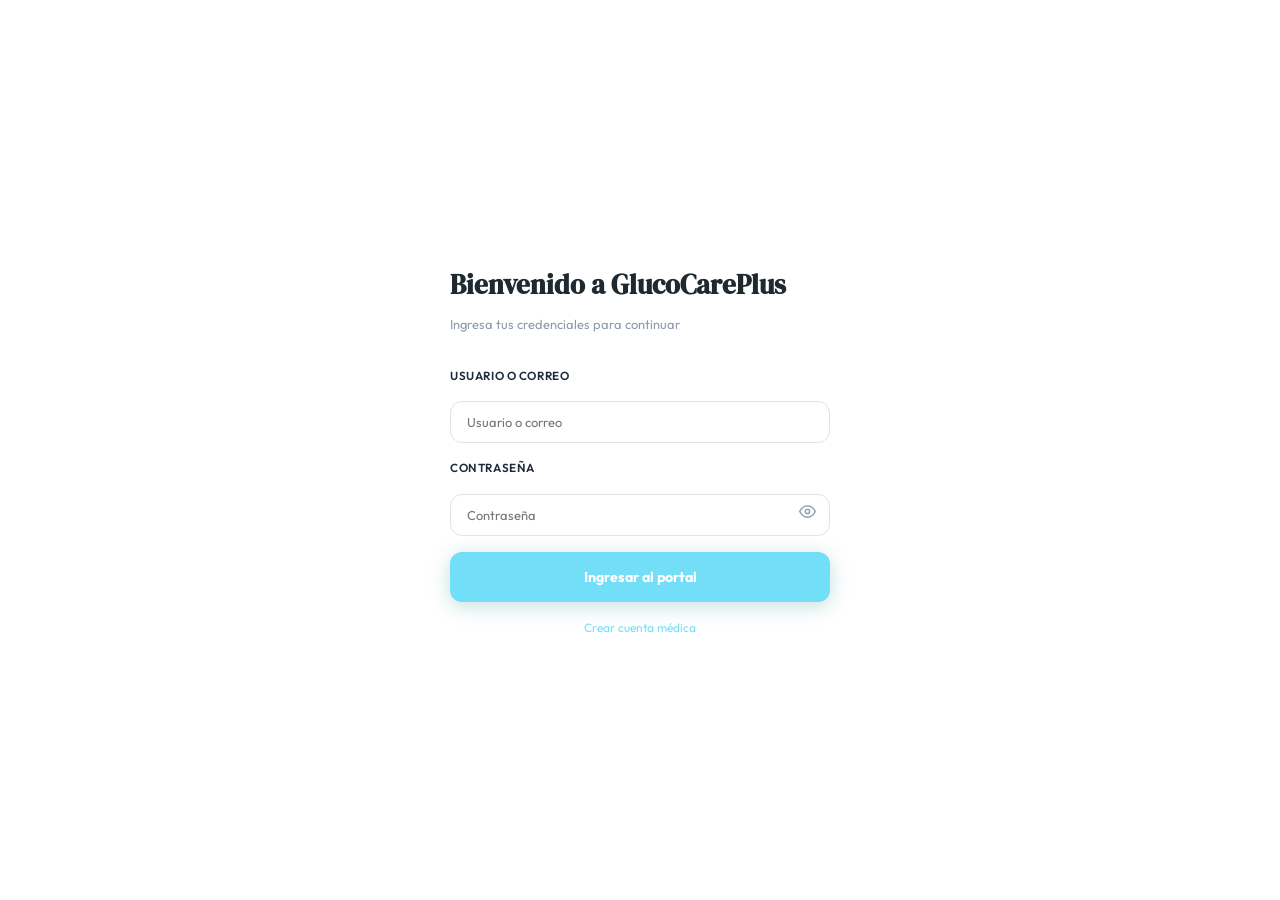
<file: Web+BackEnd/login.html>
<!DOCTYPE html>
<html lang="es">
<head>
  <meta charset="UTF-8" />
  <meta name="viewport" content="width=device-width, initial-scale=1.0" />
  <title>GlucoCarePlus — Portal Médico</title>
  <link rel="stylesheet" href="css/styles.css" />
  <style>
    .login-eye {
      position: absolute;
      right: 14px;
      top: 50%;
      transform: translateY(-50%);
      cursor: pointer;
      color: var(--gray-400);
      transition: var(--transition);
    }
    .login-eye:hover { color: var(--teal-500); }
    .login-eye svg { width: 17px; height: 17px; }
    .pw-wrap { position: relative; }
    .login-divider {
      text-align: center;
      margin: 24px 0;
      position: relative;
    }
    .login-divider::before {
      content: '';
      position: absolute;
      top: 50%;
      left: 0; right: 0;
      height: 1px;
      background: var(--gray-200);
    }
    .login-divider span {
      background: var(--white);
      padding: 0 12px;
      font-size: 0.75rem;
      color: var(--gray-400);
      position: relative;
    }
    .shake { animation: shake 0.4s ease; }
    @keyframes shake {
      0%,100%{transform:translateX(0)}
      20%{transform:translateX(-6px)}
      40%{transform:translateX(6px)}
      60%{transform:translateX(-4px)}
      80%{transform:translateX(4px)}
    }
    .login-error {
      background: #fff5f5;
      border: 1px solid #fecaca;
      color: #b91c1c;
      padding: 10px 14px;
      border-radius: 8px;
      font-size: 0.8rem;
      margin-bottom: 16px;
      display: none;
    }
    .floating-shapes {
      position: absolute;
      inset: 0;
      overflow: hidden;
      pointer-events: none;
    }
    .shape {
      position: absolute;
      border-radius: 50%;
      background: rgba(255,255,255,0.04);
    }
  </style>
</head>
<body>
  <div class="login-page">

    <!-- RIGHT PANEL -->
    <div class="login-right">
      <div class="login-form-wrap">
        <h2 class="login-title">Bienvenido a GlucoCarePlus</h2>
        <p class="login-subtitle">Ingresa tus credenciales para continuar</p>

        <div id="login-error" class="login-error">
          <strong>Aviso.</strong> <span id="login-error-text">Verifica tus datos.</span>
        </div>

        <div id="login-form-box">
        <div class="form-group">
          <label class="form-label">Usuario o correo</label>
          <input
            type="email" 
            id="login-user" 
            name="glucocare_login_user_empty"
            class="form-control"
            placeholder="Usuario o correo"
            autocomplete="off"
          />
        </div>

        <div class="form-group">
          <label class="form-label">Contraseña</label>
          <div class="pw-wrap">
            <input
              type="password" 
              id="login-pw" 
              name="glucocare_login_password_empty"
              class="form-control"
              placeholder="Contraseña"
              style="padding-right:44px"
              autocomplete="new-password"
            />
            <span class="login-eye" id="toggle-pw">
              <svg id="eye-icon" viewBox="0 0 24 24" fill="none" stroke="currentColor" stroke-width="2">
                <path d="M1 12s4-8 11-8 11 8 11 8-4 8-11 8-11-8-11-8z"/>
                <circle cx="12" cy="12" r="3"/>
              </svg>
            </span>
          </div>
        </div>

        <button class="login-btn" id="login-btn" onclick="doLogin()">
          Ingresar al portal
        </button>

        <div class="login-forgot">
          <a href="#" style="color:var(--teal-500)" onclick="showRegister();return false;">Crear cuenta médica</a>
        </div>

        <div id="register-form-box" style="display:none">
          <div class="form-group">
            <label class="form-label">Nombre</label>
            <input id="reg-nombre" type="text" class="form-control" placeholder="Nombre" />
          </div>
          <div class="form-group">
            <label class="form-label">Apellido</label>
            <input id="reg-apellido" type="text" class="form-control" placeholder="Apellido" />
          </div>
          <div class="form-group">
            <label class="form-label">Correo</label>
            <input id="reg-email" type="email" class="form-control" placeholder="doctor@correo.com" />
          </div>
          <div class="form-group">
            <label class="form-label">Especialidad</label>
            <input id="reg-especialidad" type="text" class="form-control" placeholder="Endocrinología" />
          </div>
          <div class="form-group">
            <label class="form-label">Contraseña</label>
            <input id="reg-password" type="password" class="form-control" placeholder="••••••••" />
          </div>
          <button class="login-btn" id="register-btn" onclick="doRegister()">
            Registrarme
          </button>
          <div class="login-forgot">
            <a href="#" style="color:var(--teal-500)" onclick="showLogin();return false;">Ya tengo cuenta</a>
          </div>
        </div>
      </div>
    </div>
  </div>

  <script>
    window.addEventListener('load', () => {
      setTimeout(() => {
        const userInput = document.getElementById('login-user');
        const passwordInput = document.getElementById('login-pw');

        if (userInput) userInput.value = '';
        if (passwordInput) passwordInput.value = '';
      }, 100);
    });
    
    document.getElementById('toggle-pw').addEventListener('click', () => {
      const pw = document.getElementById('login-pw');
      pw.type = pw.type === 'password' ? 'text' : 'password';
    });

    document.getElementById('login-pw').addEventListener('keypress', (e) => {
      if (e.key === 'Enter') doLogin();
    });

    function showMessage(text, isError = true) {
      const box = document.getElementById('login-error');
      const msg = document.getElementById('login-error-text');
      msg.textContent = text;
      box.style.display = 'block';
      box.style.background = isError ? '#fff5f5' : '#f0fdf4';
      box.style.borderColor = isError ? '#fecaca' : '#bbf7d0';
      box.style.color = isError ? '#b91c1c' : '#166534';
    }

    function showRegister() {
      document.getElementById('login-form-box').style.display = 'none';
      document.getElementById('register-form-box').style.display = 'block';
      document.querySelector('.login-title').textContent = 'Registro médico';
      document.querySelector('.login-subtitle').textContent = 'Crea tu cuenta para ingresar al portal';
      document.getElementById('login-error').style.display = 'none';
    }

    function showLogin() {
      document.getElementById('register-form-box').style.display = 'none';
      document.getElementById('login-form-box').style.display = 'block';
      document.querySelector('.login-title').textContent = 'Bienvenido a GlucoCarePlus';
      document.querySelector('.login-subtitle').textContent = 'Ingresa tus credenciales para continuar';
      document.getElementById('login-error').style.display = 'none';
    }

    async function doLogin() {
      const email = document.getElementById('login-user').value.trim();
      const password = document.getElementById('login-pw').value.trim();

      console.log('email:', email);
      console.log('password:', password);
      try {
        const response = await fetch('api/login.php', {
          method: 'POST',
          headers: {
            'Content-Type': 'application/json'
          },
          body: JSON.stringify({
            email: email,
            password: password
          })
        })

        const data = await response.json();

        if (data.ok) {
          localStorage.setItem('glucocare_medico', JSON.stringify(data.medico));
          document.getElementById('login-btn').textContent = 'Ingresando...';
          window.location.href = 'index.html';
        } else {
          showMessage(data.message || 'Credenciales incorrectas');
        }
      } catch (error) {
        showMessage('No se pudo conectar con el servidor. Revisa XAMPP y MySQL.');
      }
    }

    async function doRegister() {
      const payload = {
        nombre: document.getElementById('reg-nombre').value.trim(),
        apellido: document.getElementById('reg-apellido').value.trim(),
        email: document.getElementById('reg-email').value.trim(),
        especialidad: document.getElementById('reg-especialidad').value.trim(),
        password: document.getElementById('reg-password').value.trim()
      };

      try {
        const response = await fetch('api/register.php', {
          method: 'POST',
          headers: { 'Content-Type': 'application/json' },
          body: JSON.stringify(payload)
        });

        const data = await response.json();
        if (data.ok) {
          showMessage('Registro creado correctamente. Ahora puedes iniciar sesión.', false);
          showLogin();
        } else {
          showMessage(data.message || 'No se pudo crear el registro');
        }
      } catch (error) {
        showMessage('No se pudo conectar con el servidor. Revisa XAMPP y MySQL.');
      }
    }
  </script>
</body>
</html>
</file>
<file: Web+BackEnd/css/styles.css>
@import url('https://fonts.googleapis.com/css2?family=Outfit:wght@300;400;500;600;700;800&family=DM+Serif+Display:ital@0;1&display=swap');

/* ==========================================
   GLUCOCARE — DESIGN SYSTEM
   Medical Portal for Health Professionals
   ========================================== */

:root {
  /* Brand Colors */
  --teal-900: #00b7eb;
  --teal-800: #1fc3ef;
  --teal-700: #3bcdf2;
  --teal-600: #57d6f5;
  --teal-500: #73def7;
  --teal-400: #8fe6f9;
  --teal-300: #abedfb;
  --teal-200: #c7f4fd;
  --teal-100: #e3fbff;

  /* Accent */
  --coral:    #ff6b6b;
  --amber:    #f5a623;
  --green:    #27ae60;

  /* Traffic light */
  --red:      #e74c3c;
  --yellow:   #f1c40f;
  --green-ok: #2ecc71;

  /* Neutrals */
  --white:    #ffffff;
  --gray-50:  #f8fafb;
  --gray-100: #eef1f4;
  --gray-200: #dde3ea;
  --gray-300: #bcc6d0;
  --gray-400: #8d9aaa;
  --gray-500: #627180;
  --gray-600: #475360;
  --gray-700: #2f3c47;
  --gray-800: #1e2930;
  --gray-900: #111820;

  /* Typography */
  --font-display: 'DM Serif Display', Georgia, serif;
  --font-body:    'Outfit', system-ui, sans-serif;

  /* Spacing */
  --space-1: 4px;
  --space-2: 8px;
  --space-3: 12px;
  --space-4: 16px;
  --space-5: 20px;
  --space-6: 24px;
  --space-8: 32px;
  --space-10: 40px;
  --space-12: 48px;
  --space-16: 64px;

  /* Radius */
  --radius-sm: 6px;
  --radius-md: 12px;
  --radius-lg: 20px;
  --radius-xl: 28px;
  --radius-full: 9999px;

  /* Shadows */
  --shadow-sm: 0 1px 3px rgba(0,0,0,0.06), 0 1px 2px rgba(0,0,0,0.04);
  --shadow-md: 0 4px 12px rgba(0,0,0,0.08), 0 2px 4px rgba(0,0,0,0.04);
  --shadow-lg: 0 10px 30px rgba(0,0,0,0.10), 0 4px 8px rgba(0,0,0,0.06);
  --shadow-xl: 0 20px 50px rgba(0,0,0,0.12);
  --shadow-teal: 0 4px 20px rgba(23,128,128,0.25);

  /* Transitions */
  --transition: all 0.2s cubic-bezier(0.4, 0, 0.2, 1);
  --transition-slow: all 0.4s cubic-bezier(0.4, 0, 0.2, 1);

  /* Sidebar */
  --sidebar-w: 260px;
  --sidebar-w-collapsed: 72px;
  --topbar-h: 64px;
}

/* ==========================================
   RESET & BASE
   ========================================== */

*, *::before, *::after {
  box-sizing: border-box;
  margin: 0;
  padding: 0;
}

html {
  font-size: 15px;
  scroll-behavior: smooth;
}

body {
  font-family: var(--font-body);
  background: var(--gray-50);
  color: var(--gray-700);
  line-height: 1.6;
  min-height: 100vh;
  -webkit-font-smoothing: antialiased;
}

a { text-decoration: none; color: inherit; }
button { cursor: pointer; font-family: inherit; border: none; background: none; }
input, select, textarea { font-family: inherit; }

/* ==========================================
   LAYOUT SHELL
   ========================================== */

.app-shell {
  display: flex;
  min-height: 100vh;
}

/* ==========================================
   SIDEBAR
   ========================================== */

.sidebar {
  width: var(--sidebar-w);
  background: var(--teal-900);
  min-height: 100vh;
  display: flex;
  flex-direction: column;
  position: fixed;
  left: 0; top: 0;
  z-index: 100;
  transition: var(--transition-slow);
  overflow: hidden;
}

.sidebar-brand {
  padding: var(--space-6) var(--space-5);
  display: flex;
  align-items: center;
  gap: var(--space-3);
  border-bottom: 1px solid rgba(255,255,255,0.08);
}

.brand-logo {
  width: 38px; height: 38px;
  background: var(--teal-400);
  border-radius: var(--radius-md);
  display: flex; align-items: center; justify-content: center;
  flex-shrink: 0;
}

.brand-logo svg { width: 22px; height: 22px; }

.brand-text {
  overflow: hidden;
}

.brand-name {
  font-family: var(--font-display);
  font-size: 1.25rem;
  color: var(--white);
  white-space: nowrap;
  line-height: 1.2;
}

.brand-tagline {
  font-size: 0.7rem;
  color: var(--teal-300);
  text-transform: uppercase;
  letter-spacing: 0.08em;
  white-space: nowrap;
}

.sidebar-nav {
  flex: 1;
  padding: var(--space-4) var(--space-3);
  overflow-y: auto;
  font-weight: 700;
  font-size: 18px;
  color: #ffffff;
  letter-spacing: 0.3px;
}

.nav-section-label {
  font-size: 0.65rem;
  font-weight: 600;
  text-transform: uppercase;
  letter-spacing: 0.12em;
  color: var(--teal-400);
  padding: var(--space-4) var(--space-3) var(--space-2);
  white-space: nowrap;
  overflow: hidden;
}

.nav-item {
  display: flex;
  align-items: center;
  gap: var(--space-3);
  padding: var(--space-3) var(--space-3);
  border-radius: var(--radius-md);
  color: rgba(255,255,255,0.65);
  font-size: 0.88rem;
  font-weight: 500;
  transition: var(--transition);
  white-space: nowrap;
  position: relative;
  margin-bottom: 2px;
}

.nav-item:hover {
  background: rgba(255,255,255,0.07);
  color: var(--white);
}

.nav-item.active {
  background: var(--teal-600);
  color: var(--white);
  box-shadow: 0 2px 10px rgba(23,128,128,0.4);
}

.nav-item svg {
  width: 18px; height: 18px;
  flex-shrink: 0;
}

.nav-badge {
  margin-left: auto;
  background: var(--coral);
  color: white;
  font-size: 0.65rem;
  font-weight: 700;
  padding: 2px 7px;
  border-radius: var(--radius-full);
  min-width: 20px;
  text-align: center;
}

.sidebar-footer {
  padding: var(--space-4) var(--space-3);
  border-top: 1px solid rgba(255,255,255,0.08);
}

.profile-mini {
  display: flex;
  align-items: center;
  gap: var(--space-3);
  padding: var(--space-3);
  border-radius: var(--radius-md);
  cursor: pointer;
  transition: var(--transition);
}

.profile-mini:hover { background: rgba(255,255,255,0.07); }

.avatar {
  width: 36px; height: 36px;
  border-radius: var(--radius-full);
  background: var(--teal-500);
  display: flex; align-items: center; justify-content: center;
  font-weight: 700;
  font-size: 0.8rem;
  color: var(--white);
  flex-shrink: 0;
}

.profile-info { overflow: hidden; }

.profile-name {
  font-size: 0.82rem;
  font-weight: 600;
  color: var(--white);
  white-space: nowrap;
  overflow: hidden;
  text-overflow: ellipsis;
}

.profile-role {
  font-size: 0.68rem;
  color: var(--teal-300);
  white-space: nowrap;
}

/* ==========================================
   MAIN CONTENT
   ========================================== */

.main-content {
  margin-left: var(--sidebar-w);
  flex: 1;
  display: flex;
  flex-direction: column;
  min-width: 0;
}

/* ==========================================
   TOP BAR
   ========================================== */

.topbar {
  height: var(--topbar-h);
  background: var(--white);
  border-bottom: 1px solid var(--gray-200);
  display: flex;
  align-items: center;
  padding: 0 var(--space-8);
  gap: var(--space-4);
  position: sticky;
  top: 0;
  z-index: 50;
}

.topbar-title {
  font-family: var(--font-display);
  font-size: 1.35rem;
  color: var(--gray-800);
}

.topbar-subtitle {
  font-size: 0.78rem;
  color: var(--gray-400);
  margin-left: var(--space-2);
}

.topbar-right {
  margin-left: auto;
  display: flex;
  align-items: center;
  gap: var(--space-3);
}

.topbar-btn {
  width: 38px; height: 38px;
  border-radius: var(--radius-full);
  display: flex; align-items: center; justify-content: center;
  color: var(--gray-500);
  transition: var(--transition);
  position: relative;
}

.topbar-btn:hover {
  background: var(--gray-100);
  color: var(--teal-500);
}

.topbar-btn svg { width: 19px; height: 19px; }

.notif-dot {
  width: 8px; height: 8px;
  background: var(--coral);
  border-radius: var(--radius-full);
  position: absolute;
  top: 6px; right: 6px;
  border: 2px solid var(--white);
}

.search-bar {
  display: flex;
  align-items: center;
  gap: var(--space-2);
  background: var(--gray-100);
  border: 1.5px solid transparent;
  border-radius: var(--radius-full);
  padding: var(--space-2) var(--space-4);
  transition: var(--transition);
}

.search-bar:focus-within {
  background: var(--white);
  border-color: var(--teal-300);
  box-shadow: 0 0 0 3px rgba(62,201,201,0.1);
}

.search-bar svg { width: 15px; height: 15px; color: var(--gray-400); }

.search-bar input {
  border: none;
  background: none;
  outline: none;
  font-size: 0.83rem;
  color: var(--gray-700);
  width: 180px;
}

.search-bar input::placeholder { color: var(--gray-400); }

/* ==========================================
   PAGE CONTENT
   ========================================== */

.page {
  padding: var(--space-8);
  flex: 1;
  display: none;
  animation: pageFadeIn 0.3s ease;
}

.page.active { display: block; }

@keyframes pageFadeIn {
  from { opacity: 0; transform: translateY(8px); }
  to   { opacity: 1; transform: translateY(0); }
}

/* ==========================================
   STAT CARDS
   ========================================== */

.stats-grid {
  display: grid;
  grid-template-columns: repeat(4, 1fr);
  gap: var(--space-5);
  margin-bottom: var(--space-8);
}

.stat-card {
  background: var(--white);
  border-radius: var(--radius-lg);
  padding: var(--space-5) var(--space-6);
  box-shadow: var(--shadow-sm);
  border: 1px solid var(--gray-100);
  transition: var(--transition);
  position: relative;
  overflow: hidden;
}

.stat-card::before {
  content: '';
  position: absolute;
  top: 0; left: 0; right: 0;
  height: 3px;
  background: var(--card-accent, var(--teal-400));
}

.stat-card:hover {
  box-shadow: var(--shadow-md);
  transform: translateY(-2px);
}

.stat-icon {
  width: 40px; height: 40px;
  border-radius: var(--radius-md);
  background: var(--card-bg, var(--teal-50));
  display: flex; align-items: center; justify-content: center;
  margin-bottom: var(--space-4);
}

.stat-icon svg { width: 20px; height: 20px; color: var(--card-color, var(--teal-500)); }

.stat-value {
  font-size: 1.9rem;
  font-weight: 800;
  color: var(--gray-800);
  line-height: 1;
  margin-bottom: var(--space-1);
}

.stat-label {
  font-size: 0.78rem;
  color: var(--gray-400);
  font-weight: 500;
  text-transform: uppercase;
  letter-spacing: 0.05em;
}

.stat-delta {
  font-size: 0.75rem;
  font-weight: 600;
  margin-top: var(--space-2);
  display: flex;
  align-items: center;
  gap: 4px;
}

.delta-up { color: var(--green); }
.delta-down { color: var(--coral); }
.delta-neutral { color: var(--gray-400); }

/* ==========================================
   GRID LAYOUTS
   ========================================== */

.grid-2 { display: grid; grid-template-columns: 1fr 1fr; gap: var(--space-5); }
.grid-3 { display: grid; grid-template-columns: 1fr 1fr 1fr; gap: var(--space-5); }
.grid-3-1 { display: grid; grid-template-columns: 2fr 1fr; gap: var(--space-5); }

/* ==========================================
   CARDS
   ========================================== */

.card {
  background: var(--white);
  border-radius: var(--radius-lg);
  border: 1px solid var(--gray-100);
  box-shadow: var(--shadow-sm);
  overflow: hidden;
}

.card-header {
  padding: var(--space-5) var(--space-6);
  border-bottom: 1px solid var(--gray-100);
  display: flex;
  align-items: center;
  gap: var(--space-3);
}

.card-title {
  font-weight: 700;
  font-size: 0.9rem;
  color: var(--gray-800);
  flex: 1;
}

.card-subtitle {
  font-size: 0.75rem;
  color: var(--gray-400);
  margin-top: 2px;
}

.card-body { padding: var(--space-5) var(--space-6); }
.card-footer {
  padding: var(--space-3) var(--space-6);
  border-top: 1px solid var(--gray-100);
  background: var(--gray-50);
}

/* ==========================================
   PATIENTS TABLE
   ========================================== */

.table-container { overflow-x: auto; }

table {
  width: 100%;
  border-collapse: collapse;
}

thead th {
  background: var(--gray-50);
  padding: var(--space-3) var(--space-5);
  text-align: left;
  font-size: 0.72rem;
  font-weight: 700;
  text-transform: uppercase;
  letter-spacing: 0.08em;
  color: var(--gray-400);
  white-space: nowrap;
  border-bottom: 1px solid var(--gray-200);
}

tbody td {
  padding: var(--space-4) var(--space-5);
  border-bottom: 1px solid var(--gray-100);
  font-size: 0.85rem;
  color: var(--gray-700);
  vertical-align: middle;
}

tbody tr:last-child td { border-bottom: none; }

tbody tr {
  transition: var(--transition);
  cursor: pointer;
}

tbody tr:hover td { background: var(--teal-50); }

.patient-row-alert td:first-child {
  border-left: 3px solid var(--coral);
}

/* ==========================================
   PATIENT INFO
   ========================================== */

.patient-info-cell {
  display: flex;
  align-items: center;
  gap: var(--space-3);
}

.patient-avatar {
  width: 34px; height: 34px;
  border-radius: var(--radius-full);
  display: flex; align-items: center; justify-content: center;
  font-weight: 700;
  font-size: 0.75rem;
  color: var(--white);
  flex-shrink: 0;
}

.patient-name { font-weight: 600; font-size: 0.86rem; color: var(--gray-800); }
.patient-id { font-size: 0.72rem; color: var(--gray-400); }

/* ==========================================
   TRAFFIC LIGHT BADGES
   ========================================== */

.badge {
  display: inline-flex;
  align-items: center;
  gap: var(--space-1);
  padding: 3px 10px;
  border-radius: var(--radius-full);
  font-size: 0.72rem;
  font-weight: 700;
  text-transform: uppercase;
  letter-spacing: 0.05em;
  white-space: nowrap;
}

.badge-red    { background: #fee2e2; color: #b91c1c; }
.badge-yellow { background: #fef3c7; color: #b45309; }
.badge-green  { background: #dcfce7; color: #15803d; }
.badge-teal   { background: var(--teal-100); color: var(--teal-700); }
.badge-gray   { background: var(--gray-100); color: var(--gray-500); }

.badge-dot {
  width: 6px; height: 6px;
  border-radius: var(--radius-full);
  background: currentColor;
}

.badge-alert {
  background: #fee2e2;
  color: #b91c1c;
  animation: pulseBadge 2s ease infinite;
}

@keyframes pulseBadge {
  0%, 100% { opacity: 1; }
  50% { opacity: 0.7; }
}

/* ==========================================
   BUTTONS
   ========================================== */

.btn {
  display: inline-flex;
  align-items: center;
  gap: var(--space-2);
  padding: var(--space-2) var(--space-5);
  border-radius: var(--radius-md);
  font-size: 0.83rem;
  font-weight: 600;
  transition: var(--transition);
  white-space: nowrap;
}

.btn-primary {
  background: var(--teal-500);
  color: var(--white);
  box-shadow: var(--shadow-teal);
}

.btn-primary:hover { background: var(--teal-600); transform: translateY(-1px); }

.btn-outline {
  border: 1.5px solid var(--gray-200);
  color: var(--gray-600);
  background: var(--white);
}

.btn-outline:hover { border-color: var(--teal-300); color: var(--teal-600); background: var(--teal-50); }

.btn-danger { background: var(--red); color: var(--white); }
.btn-danger:hover { background: #c0392b; }

.btn-sm { padding: var(--space-1) var(--space-3); font-size: 0.78rem; }
.btn-icon { padding: var(--space-2); width: 34px; height: 34px; justify-content: center; }

.btn svg { width: 15px; height: 15px; }

/* ==========================================
   CHART CONTAINER
   ========================================== */

.chart-wrap {
  width: 100%;
  position: relative;
}

/* ==========================================
   GLUCOSE CHART
   ========================================== */

.glucose-chart-legend {
  display: flex;
  gap: var(--space-5);
  align-items: center;
  flex-wrap: wrap;
}

.legend-item {
  display: flex;
  align-items: center;
  gap: var(--space-2);
  font-size: 0.78rem;
  color: var(--gray-500);
}

.legend-dot {
  width: 10px; height: 10px;
  border-radius: var(--radius-full);
}

/* ==========================================
   TRAFFIC LIGHT BANDS (chart zones)
   ========================================== */

.zone-label {
  font-size: 0.68rem;
  font-weight: 600;
  text-transform: uppercase;
  letter-spacing: 0.06em;
}

/* ==========================================
   MEDICATION TRACKER
   ========================================== */

.med-item {
  display: flex;
  align-items: center;
  gap: var(--space-3);
  padding: var(--space-3) 0;
  border-bottom: 1px solid var(--gray-100);
}

.med-item:last-child { border-bottom: none; }

.med-icon {
  width: 36px; height: 36px;
  border-radius: var(--radius-md);
  background: var(--teal-50);
  display: flex; align-items: center; justify-content: center;
  flex-shrink: 0;
}

.med-icon svg { width: 17px; height: 17px; color: var(--teal-500); }

.med-info { flex: 1; min-width: 0; }
.med-name { font-weight: 600; font-size: 0.85rem; color: var(--gray-800); }
.med-dose { font-size: 0.74rem; color: var(--gray-400); }

.med-times {
  display: flex;
  gap: 4px;
  flex-wrap: wrap;
  margin-top: 3px;
}

.time-chip {
  background: var(--gray-100);
  color: var(--gray-600);
  font-size: 0.68rem;
  padding: 2px 7px;
  border-radius: var(--radius-sm);
  font-weight: 600;
}

.time-chip.taken { background: #dcfce7; color: #15803d; }
.time-chip.missed { background: #fee2e2; color: #b91c1c; }
.time-chip.pending { background: #fef3c7; color: #b45309; }

/* ==========================================
   NOVEDAD CARDS (Something wrong)
   ========================================== */

.novedad-item {
  display: flex;
  align-items: flex-start;
  gap: var(--space-3);
  padding: var(--space-3) var(--space-4);
  border-radius: var(--radius-md);
  margin-bottom: var(--space-2);
  background: var(--gray-50);
  border: 1px solid var(--gray-100);
  transition: var(--transition);
}

.novedad-item:hover { border-color: var(--teal-200); }
.novedad-item.critical { background: #fff5f5; border-color: #fecaca; }

.novedad-symptom {
  font-size: 0.82rem;
  font-weight: 600;
  color: var(--gray-700);
}

.novedad-time {
  font-size: 0.72rem;
  color: var(--gray-400);
  margin-top: 2px;
}

/* ==========================================
   SYMPTOM TAGS
   ========================================== */

.symptom-grid {
  display: flex;
  flex-wrap: wrap;
  gap: var(--space-2);
  margin-top: var(--space-2);
}

.symptom-tag {
  padding: 4px 10px;
  border-radius: var(--radius-sm);
  font-size: 0.75rem;
  font-weight: 600;
}

.symptom-tag.positive { background: #fee2e2; color: #b91c1c; }
.symptom-tag.negative { background: #dcfce7; color: #166534; }

/* ==========================================
   PATIENT DETAIL PANEL
   ========================================== */

.patient-detail-header {
  background: linear-gradient(135deg, var(--teal-800) 0%, var(--teal-600) 100%);
  padding: var(--space-8);
  color: var(--white);
  border-radius: var(--radius-lg) var(--radius-lg) 0 0;
  display: flex;
  align-items: center;
  gap: var(--space-5);
}

.patient-avatar-lg {
  width: 70px; height: 70px;
  border-radius: var(--radius-full);
  border: 3px solid rgba(255,255,255,0.3);
  display: flex; align-items: center; justify-content: center;
  font-size: 1.5rem;
  font-weight: 800;
  background: rgba(255,255,255,0.15);
  color: #64748b;
}

.patient-detail-name {
  font-family: var(--font-display);
  font-size: 1.6rem;
  line-height: 1.1;
  color: #64748b;
}

.patient-detail-meta {
  font-size: 0.8rem;
  opacity: 0.8;
  margin-top: var(--space-1);
  color: #64748b;
}

.patient-detail-tabs {
  display: flex;
  background: var(--white);
  border-bottom: 1px solid var(--gray-200);
  padding: 0 var(--space-6);
  overflow-x: auto;
  color: #64748b;
}

.tab {
  padding: var(--space-4) var(--space-5);
  font-size: 0.83rem;
  font-weight: 600;
  color: var(--gray-400);
  border-bottom: 2.5px solid transparent;
  white-space: nowrap;
  cursor: pointer;
  transition: var(--transition);
  display: flex;
  align-items: center;
  gap: var(--space-2);
}

.tab:hover { color: var(--teal-500); }

.tab.active {
  color: var(--teal-600);
  border-bottom-color: var(--teal-500);
}

.tab svg { width: 15px; height: 15px; }

/* ==========================================
   CALENDAR
   ========================================== */

.calendar-grid {
  display: grid;
  grid-template-columns: repeat(7, 1fr);
  gap: 4px;
  margin-top: var(--space-3);
}

.cal-header {
  text-align: center;
  font-size: 0.68rem;
  font-weight: 700;
  color: var(--gray-400);
  text-transform: uppercase;
  padding: var(--space-2) 0;
}

.cal-day {
  aspect-ratio: 1;
  display: flex; align-items: center; justify-content: center;
  border-radius: var(--radius-sm);
  font-size: 0.78rem;
  color: var(--gray-600);
  cursor: pointer;
  transition: var(--transition);
  position: relative;
}

.cal-day:hover { background: var(--teal-50); color: var(--teal-700); }

.cal-day.today {
  background: var(--teal-500);
  color: var(--white);
  font-weight: 700;
}

.cal-day.has-event::after {
  content: '';
  width: 4px; height: 4px;
  border-radius: var(--radius-full);
  background: var(--coral);
  position: absolute;
  bottom: 3px;
}

.cal-day.inactive { color: var(--gray-200); cursor: default; }

/* ==========================================
   MODALS
   ========================================== */

.modal-overlay {
  position: fixed;
  inset: 0;
  background: rgba(10,20,30,0.5);
  backdrop-filter: blur(4px);
  z-index: 200;
  display: flex;
  align-items: center;
  justify-content: center;
  opacity: 0;
  pointer-events: none;
  transition: var(--transition);
}

.modal-overlay.open {
  opacity: 1;
  pointer-events: all;
}

.modal {
  background: var(--white);
  border-radius: var(--radius-xl);
  width: min(600px, 95vw);
  max-height: 90vh;
  overflow-y: auto;
  box-shadow: var(--shadow-xl);
  transform: scale(0.96) translateY(10px);
  transition: var(--transition);
}

.modal-overlay.open .modal {
  transform: scale(1) translateY(0);
}

.modal-header {
  padding: var(--space-6) var(--space-8);
  border-bottom: 1px solid var(--gray-100);
  display: flex;
  align-items: center;
  gap: var(--space-3);
}

.modal-title { font-family: var(--font-display); font-size: 1.2rem; color: var(--gray-800); flex: 1; }

.modal-close {
  width: 32px; height: 32px;
  border-radius: var(--radius-full);
  display: flex; align-items: center; justify-content: center;
  color: var(--gray-400);
  transition: var(--transition);
}

.modal-close:hover { background: var(--gray-100); color: var(--gray-700); }
.modal-close svg { width: 16px; height: 16px; }

.modal-body { padding: var(--space-6) var(--space-8); }
.modal-footer {
  padding: var(--space-5) var(--space-8);
  border-top: 1px solid var(--gray-100);
  display: flex;
  justify-content: flex-end;
  gap: var(--space-3);
}

/* ==========================================
   FORM ELEMENTS
   ========================================== */

.form-group { margin-bottom: var(--space-4); }
.form-label {
  display: block;
  font-size: 0.78rem;
  font-weight: 600;
  color: var(--gray-600);
  margin-bottom: var(--space-2);
  text-transform: uppercase;
  letter-spacing: 0.05em;
}

.form-control {
  width: 100%;
  padding: var(--space-3) var(--space-4);
  border: 1.5px solid var(--gray-200);
  border-radius: var(--radius-md);
  font-size: 0.86rem;
  color: var(--gray-700);
  background: var(--white);
  transition: var(--transition);
  outline: none;
}

.form-control:focus {
  border-color: var(--teal-400);
  box-shadow: 0 0 0 3px rgba(62,201,201,0.12);
}

.form-row { display: grid; grid-template-columns: 1fr 1fr; gap: var(--space-4); }

/* ==========================================
   EMPTY STATE
   ========================================== */

.empty-state {
  text-align: center;
  padding: var(--space-12) var(--space-8);
  color: var(--gray-300);
}

.empty-state svg { width: 48px; height: 48px; margin: 0 auto var(--space-4); opacity: 0.5; }
.empty-state-text { font-size: 0.85rem; color: var(--gray-400); margin-top: var(--space-2); }

/* ==========================================
   ALERT BANNER
   ========================================== */

.alert-banner {
  display: flex;
  align-items: center;
  gap: var(--space-3);
  padding: var(--space-3) var(--space-5);
  border-radius: var(--radius-md);
  font-size: 0.82rem;
  font-weight: 500;
  margin-bottom: var(--space-5);
}

.alert-danger { background: #fff5f5; border: 1px solid #fecaca; color: #b91c1c; }
.alert-warning { background: #fffbeb; border: 1px solid #fde68a; color: #92400e; }
.alert-info { background: var(--teal-50); border: 1px solid var(--teal-200); color: var(--teal-700); }

.alert-banner svg { width: 16px; height: 16px; flex-shrink: 0; }

/* ==========================================
   APPOINTMENTS LIST
   ========================================== */

.appointment-item {
  display: flex;
  align-items: center;
  gap: var(--space-4);
  padding: var(--space-4);
  border-radius: var(--radius-md);
  border: 1px solid var(--gray-100);
  margin-bottom: var(--space-3);
  background: var(--white);
  transition: var(--transition);
}

.appointment-item:hover { border-color: var(--teal-200); box-shadow: var(--shadow-sm); }

.appt-date-block {
  min-width: 48px;
  text-align: center;
  background: var(--teal-50);
  border-radius: var(--radius-md);
  padding: var(--space-2) var(--space-3);
}

.appt-day { font-size: 1.2rem; font-weight: 800; color: var(--teal-600); line-height: 1; }
.appt-month { font-size: 0.65rem; font-weight: 700; text-transform: uppercase; color: var(--teal-400); }

.appt-title { font-weight: 600; font-size: 0.86rem; color: var(--gray-800); }
.appt-meta { font-size: 0.74rem; color: var(--gray-400); margin-top: 2px; }

/* ==========================================
   DATA PILLS (patient info)
   ========================================== */

.data-grid {
  display: grid;
  grid-template-columns: repeat(3, 1fr);
  gap: var(--space-3);
}

.data-pill {
  background: var(--gray-50);
  border: 1px solid var(--gray-100);
  border-radius: var(--radius-md);
  padding: var(--space-3) var(--space-4);
}

.data-pill-label {
  font-size: 0.68rem;
  text-transform: uppercase;
  letter-spacing: 0.07em;
  color: var(--gray-400);
  font-weight: 600;
}

.data-pill-value {
  font-size: 1rem;
  font-weight: 700;
  color: var(--gray-800);
  margin-top: 2px;
}

/* ==========================================
   RESPONSIVE
   ========================================== */

@media (max-width: 1200px) {
  .stats-grid { grid-template-columns: repeat(2, 1fr); }
  .grid-3 { grid-template-columns: 1fr 1fr; }
}

@media (max-width: 900px) {
  :root { --sidebar-w: var(--sidebar-w-collapsed); }
  .brand-text, .nav-item span, .profile-info, .nav-section-label { display: none; }
  .main-content { margin-left: var(--sidebar-w-collapsed); }
  .stats-grid { grid-template-columns: 1fr 1fr; }
  .grid-3-1, .grid-2 { grid-template-columns: 1fr; }
  .page { padding: var(--space-5); }
}

@media (max-width: 600px) {
  .stats-grid { grid-template-columns: 1fr; }
  .topbar { padding: 0 var(--space-4); }
  .search-bar { display: none; }
}

/* ==========================================
   SCROLLBAR
   ========================================== */

::-webkit-scrollbar { width: 6px; height: 6px; }
::-webkit-scrollbar-track { background: transparent; }
::-webkit-scrollbar-thumb { background: var(--gray-200); border-radius: 3px; }
::-webkit-scrollbar-thumb:hover { background: var(--gray-300); }

/* ==========================================
   LOGIN PAGE
   ========================================== */

.login-page {
  min-height: 100vh;
  display: flex;
  align-items: stretch;
}

.login-left {
  width: 45%;
  background: linear-gradient(160deg, var(--teal-900) 0%, var(--teal-700) 50%, var(--teal-500) 100%);
  display: flex;
  flex-direction: column;
  justify-content: center;
  padding: var(--space-16);
  position: relative;
  overflow: hidden;
}

.login-left::before {
  content: '';
  position: absolute;
  top: -100px; right: -100px;
  width: 400px; height: 400px;
  border-radius: 50%;
  background: rgba(255,255,255,0.04);
}

.login-left::after {
  content: '';
  position: absolute;
  bottom: -60px; left: -60px;
  width: 300px; height: 300px;
  border-radius: 50%;
  background: rgba(255,255,255,0.03);
}

.login-brand { display: flex; align-items: center; gap: var(--space-3); margin-bottom: var(--space-12); }
.login-brand-logo {
  width: 48px; height: 48px;
  background: rgba(255,255,255,0.15);
  border-radius: var(--radius-lg);
  display: flex; align-items: center; justify-content: center;
}

.login-tagline {
  font-family: var(--font-display);
  font-size: 2.4rem;
  color: var(--white);
  line-height: 1.2;
  margin-bottom: var(--space-4);
}

.login-desc {
  color: rgba(255,255,255,0.65);
  font-size: 0.9rem;
  line-height: 1.7;
  max-width: 340px;
}

.login-features {
  margin-top: var(--space-8);
  display: flex;
  flex-direction: column;
  gap: var(--space-3);
}

.login-feature {
  display: flex;
  align-items: center;
  gap: var(--space-3);
  font-size: 0.85rem;
  color: rgba(255,255,255,0.8);
}

.login-feature-dot {
  width: 8px; height: 8px;
  border-radius: var(--radius-full);
  background: var(--teal-300);
  flex-shrink: 0;
}

.login-right {
  flex: 1;
  display: flex;
  align-items: center;
  justify-content: center;
  padding: var(--space-8);
  background: var(--white);
}

.login-form-wrap {
  width: 100%;
  max-width: 380px;
}

.login-title {
  font-family: var(--font-display);
  font-size: 1.8rem;
  color: var(--gray-800);
  margin-bottom: var(--space-2);
}

.login-subtitle {
  color: var(--gray-400);
  font-size: 0.86rem;
  margin-bottom: var(--space-8);
}

.login-btn {
  width: 100%;
  padding: var(--space-4);
  background: var(--teal-500);
  color: var(--white);
  border-radius: var(--radius-md);
  font-size: 0.95rem;
  font-weight: 700;
  transition: var(--transition);
  box-shadow: var(--shadow-teal);
}

.login-btn:hover { background: var(--teal-600); transform: translateY(-1px); }

.login-forgot {
  text-align: center;
  margin-top: var(--space-4);
  font-size: 0.8rem;
  color: var(--teal-500);
}

@media (max-width: 768px) {
  .login-left { display: none; }
  .login-right { padding: var(--space-8) var(--space-5); }
}

.traffic-light-thresholds {
  display: flex;
  flex-direction: column;
  gap: 16px;
  padding: 25px 30px;
}
.threshold-item {
  display: flex;
  align-items: center;
  gap: 16px;
  padding: 16px 18px;
  border-radius: 16px;
  background: #f8fafc;
  border: 1px solid #e5e7eb;
}
.light-circle {
  width: 28px;
  height: 28px;
  border-radius: 50%;
  display: inline-block;
}
.threshold-item.red .light-circle {
  background: #ef4444;
}
.threshold-item.yellow .light-circle {
  background: #facc15;
}
.threshold-item.green .light-circle {
  background: #22c55e;
}
.threshold-item strong {
  font-size: 1rem;
  color: #111827;
}
.threshold-item p {
  margin: 3px 0 0;
  color: #64748b;
  font-size: 0.9rem;
}

.content-form {
  display: flex;
  flex-direction: column;
  gap: 16px;
}

.form-group {
  display: flex;
  flex-direction: column;
  gap: 8px;
}

.form-group label {
  font-weight: 600;
  color: #1e293b;
}

.input {
  width: 100%;
  padding: 14px;
  border: 1px solid #dbe2ea;
  border-radius: 12px;
  font-size: 14px;
}

textarea.input {
  min-height: 100px;
  resize: vertical;
}

.content-item {
  padding: 18px;
  border: 1px solid #e5e7eb;
  border-radius: 14px;
  margin-bottom: 16px;
}

.content-item h4 {
  margin-bottom: 8px;
}

.content-item p {
  margin-bottom: 10px;
  color: #64748b;
}

.content-item a {
  color: var(--teal-500);
  font-weight: 600;
  text-decoration: none;
}
</file>
